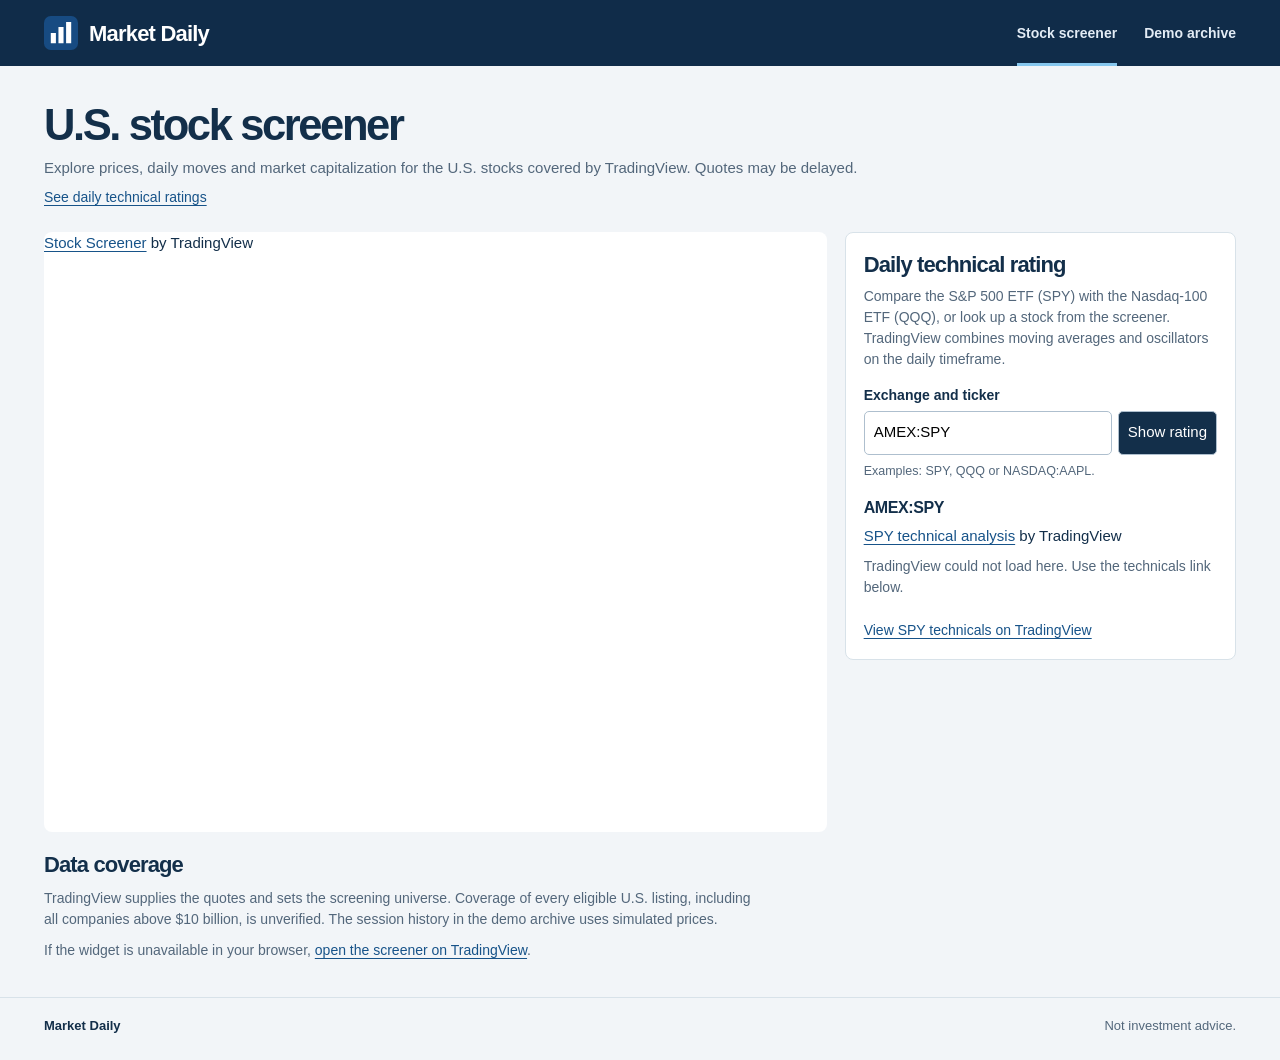
<file: public/index.html>
<!doctype html>
<html lang="en">
<head>
  <meta charset="utf-8">
  <meta name="viewport" content="width=device-width, initial-scale=1">
  <meta name="theme-color" content="#102c49">
  <meta name="description" content="Explore U.S. stock prices and daily movers in TradingView’s stock screener.">
  <title>U.S. stock screener | Market Daily</title>
  <link rel="icon" href="./favicon.svg">
  <link rel="stylesheet" href="./styles.css">
  <script defer src="./technicals.js"></script>
</head>
<body>
  <a class="skip" href="#main">Skip to stock screener</a>
  <header>
    <div class="mast wrap">
      <a class="brand" href="./"><img src="./favicon.svg" alt="" width="34" height="34">Market Daily</a>
      <nav aria-label="Main navigation"><a href="./" aria-current="page">Stock screener</a><a href="./demo.html">Demo archive</a></nav>
    </div>
  </header>
  <main class="wrap" id="main">
    <div class="heading"><div>
      <h1>U.S. stock screener</h1>
      <p class="sub">Explore prices, daily moves and market capitalization for the U.S. stocks covered by TradingView. Quotes may be delayed.</p>
      <a href="#technicals">See daily technical ratings</a>
    </div></div>
    <div class="market-tools">
    <section aria-label="TradingView U.S. stock screener">
      <div class="tradingview-widget-container">
        <div class="tradingview-widget-container__widget"></div>
        <div class="tradingview-widget-copyright">
          <a href="https://www.tradingview.com/screener/" rel="noopener nofollow" target="_blank"><span class="blue-text">Stock Screener</span></a><span class="trademark"> by TradingView</span>
        </div>
        <script src="https://s3.tradingview.com/external-embedding/embed-widget-screener.js" async>
          {
            "market": "us",
            "defaultColumn": "overview",
            "defaultScreen": "top_gainers",
            "showToolbar": true,
            "locale": "en",
            "colorTheme": "light",
            "width": "100%",
            "height": 600
          }
        </script>
      </div>
    </section>
    <section class="rating-panel" id="technicals" aria-labelledby="rating-title">
      <h2 id="rating-title">Daily technical rating</h2>
      <p>Compare the S&amp;P 500 ETF (SPY) with the Nasdaq-100 ETF (QQQ), or look up a stock from the screener. TradingView combines moving averages and oscillators on the daily timeframe.</p>
      <form id="rating-form">
        <label for="rating-symbol">Exchange and ticker</label>
        <div class="rating-controls">
          <input id="rating-symbol" name="symbol" value="AMEX:SPY" list="rating-benchmarks" required maxlength="28" autocomplete="off" autocapitalize="characters" spellcheck="false" aria-describedby="rating-hint">
          <datalist id="rating-benchmarks">
            <option value="AMEX:SPY">S&amp;P 500 ETF</option>
            <option value="NASDAQ:QQQ">Nasdaq-100 ETF</option>
          </datalist>
          <button type="submit">Show rating</button>
        </div>
        <small id="rating-hint">Examples: SPY, QQQ or NASDAQ:AAPL.</small>
      </form>
      <h3 id="rated-symbol" aria-live="polite">AMEX:SPY</h3>
      <div id="rating-widget"></div>
      <p id="rating-error" role="status" hidden>TradingView could not load here. Use the technicals link below.</p>
      <a id="rating-link" href="https://www.tradingview.com/symbols/AMEX-SPY/technicals/" rel="noopener nofollow" target="_blank">View SPY technicals on TradingView</a>
      <noscript><p>Enable JavaScript to switch symbols and view the rating here.</p></noscript>
    </section>
    </div>
    <section class="sources" aria-labelledby="coverage">
      <h2 id="coverage">Data coverage</h2>
      <p>TradingView supplies the quotes and sets the screening universe. Coverage of every eligible U.S. listing, including all companies above $10 billion, is unverified. The session history in the demo archive uses simulated prices.</p>
      <p>If the widget is unavailable in your browser, <a href="https://www.tradingview.com/screener/">open the screener on TradingView</a>.</p>
    </section>
  </main>
  <footer><div class="wrap"><strong>Market Daily</strong><span>Not investment advice.</span></div></footer>
</body>
</html>
</file>
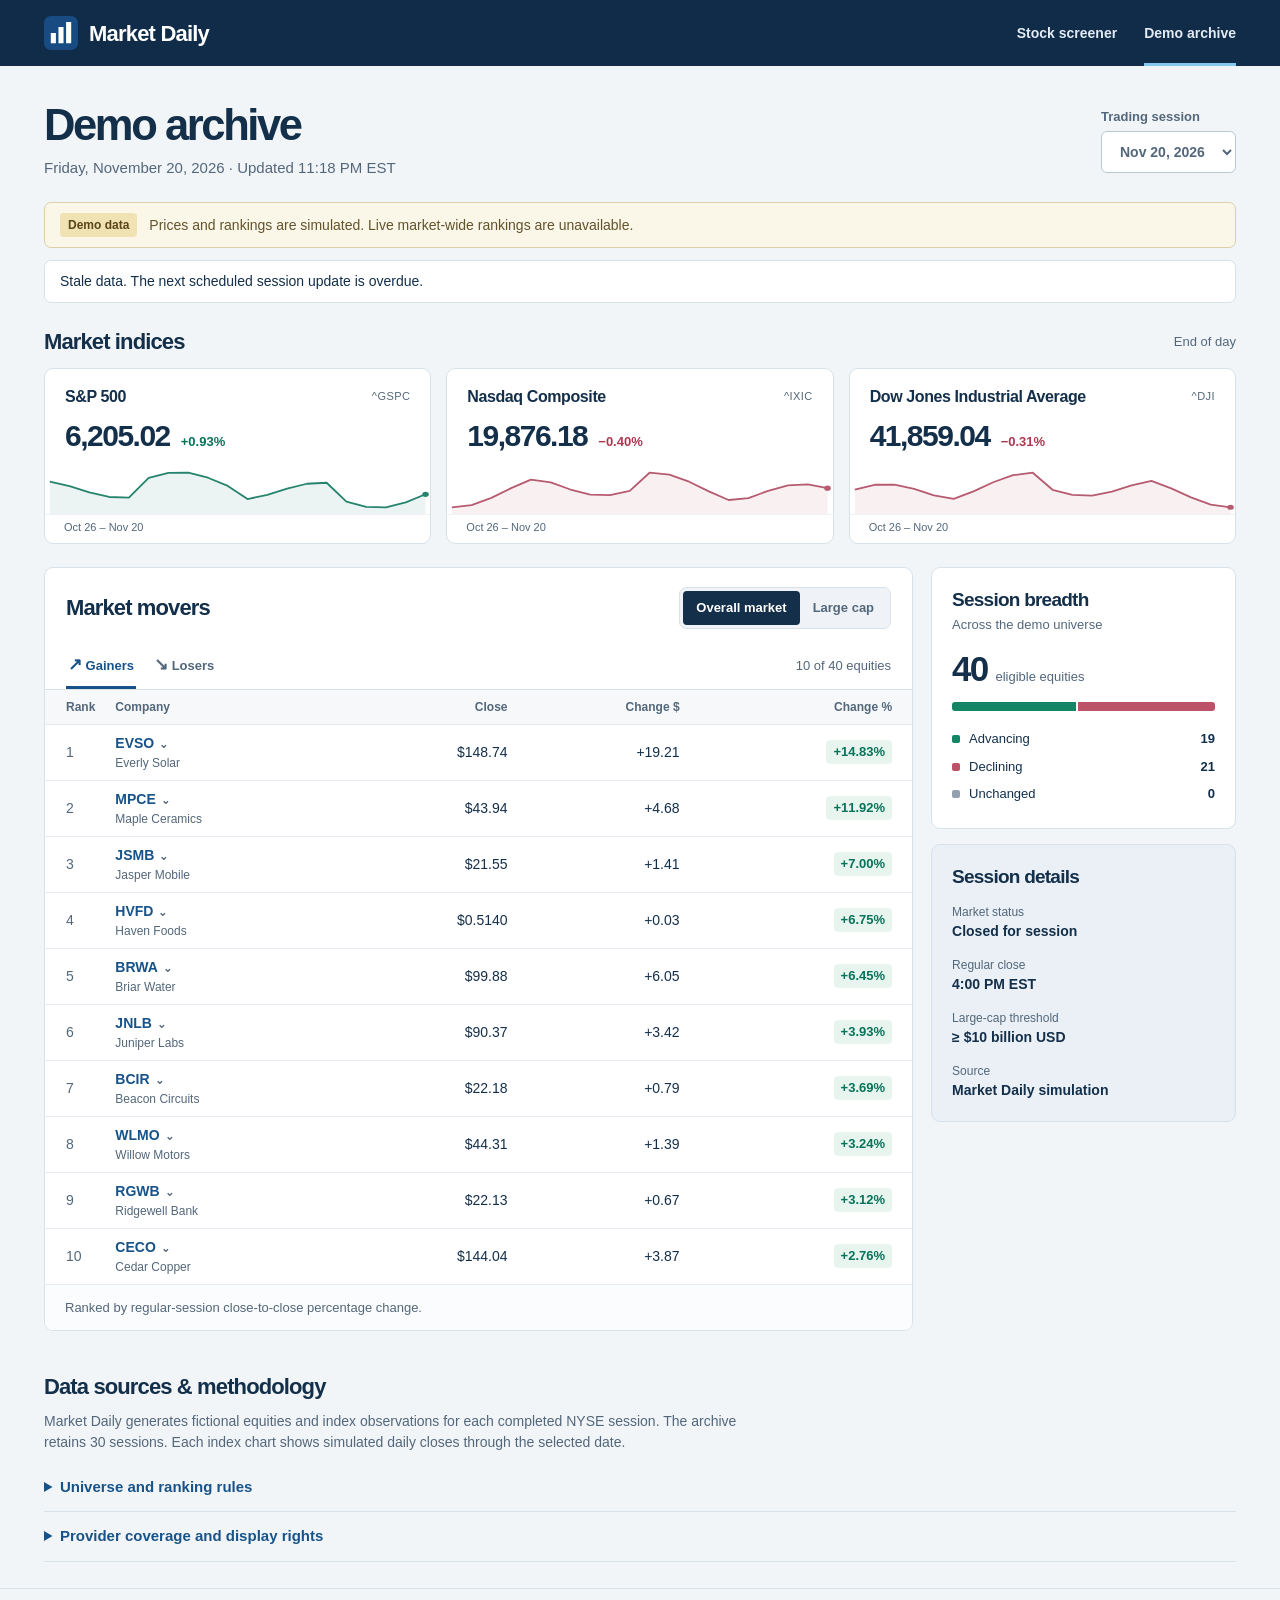
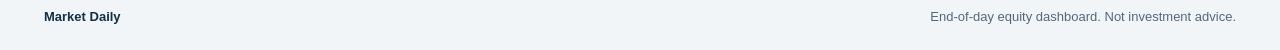
<file: public/demo.html>
<!doctype html>
<html lang="en">
<head>
  <meta charset="utf-8"><meta name="viewport" content="width=device-width, initial-scale=1">
  <meta name="theme-color" content="#102c49"><meta name="description" content="Explore synthetic end-of-day U.S. equity sessions, index trends and daily stock movers.">
  <title>Demo archive | Market Daily</title>
  <link rel="icon" href="./favicon.svg"><link rel="stylesheet" href="./styles.css">
  <script defer src="./app.js"></script>
</head>
<body>
<a class="skip" href="#main">Skip to demo archive</a>
<header><div class="mast wrap">
  <a class="brand" href="./"><img src="./favicon.svg" alt="" width="34" height="34">Market Daily</a>
  <nav aria-label="Main navigation"><a href="./">Stock screener</a><a href="#main" aria-current="page">Demo archive</a></nav>
</div></header>
<main id="main" class="wrap">
  <div class="heading"><div><h1>Demo archive</h1><p class="sub" id="session-meta" aria-live="polite">Loading trading session…</p></div>
    <label class="date-field">Trading session<select id="history" disabled aria-label="Trading session"><option>Loading…</option></select></label>
  </div>
  <div class="demo"><strong>Demo data</strong><span>Prices and rankings are simulated. Live market-wide rankings are unavailable.</span></div>
  <div id="notice" role="status" hidden><span id="message"></span> <button id="retry" hidden>Retry</button></div>
  <section aria-labelledby="index-title"><div class="section-title"><h2 id="index-title">Market indices</h2><span class="muted">End of day</span></div>
    <div id="indices" class="indices" aria-live="polite"><div class="skeleton"></div><div class="skeleton"></div><div class="skeleton"></div></div>
  </section>
  <div class="columns">
    <section class="panel movers" aria-labelledby="movers-title"><div class="panel-head"><h2 id="movers-title">Market movers</h2>
      <div class="switch" role="group" aria-label="Ranking universe"><button data-group="overall" aria-pressed="true">Overall market</button><button data-group="largecap" aria-pressed="false">Large cap</button></div></div>
      <div class="table-tools"><div class="direction" role="group" aria-label="Move direction">
        <button data-side="gainers" aria-pressed="true"><span aria-hidden="true">↗</span> Gainers</button>
        <button data-side="losers" aria-pressed="false"><span aria-hidden="true">↘</span> Losers</button></div>
        <span class="muted" id="row-count" aria-live="polite"></span>
      </div>
      <table id="movers"><caption class="sr" id="caption">Demo stock rankings</caption>
        <thead><tr><th scope="col" class="rank">Rank</th><th scope="col">Company</th><th scope="col" class="numeric">Close</th><th scope="col" class="numeric change-col">Change $</th><th scope="col" class="numeric">Change %</th><th scope="col" class="numeric cap-col" hidden>Market cap</th></tr></thead>
        <tbody></tbody>
      </table>
      <p class="empty" id="empty" hidden></p>
      <p class="table-foot" id="table-foot">Ranked by regular-session close-to-close percentage change.</p>
    </section>
    <aside>
      <section class="panel breadth"><h2>Session breadth</h2><p class="muted">Across the demo universe</p>
        <div class="breadth-top"><strong id="breadth-total">—</strong><span>eligible equities</span></div>
        <div class="breadth-bar" id="breadth-bar" aria-hidden="true"></div>
        <dl class="legend"><div><dt><i class="up-dot"></i>Advancing</dt><dd id="advancing">—</dd></div><div><dt><i class="down-dot"></i>Declining</dt><dd id="declining">—</dd></div><div><dt><i class="flat-dot"></i>Unchanged</dt><dd id="unchanged">—</dd></div></dl>
      </section>
      <section class="panel details"><h2>Session details</h2><dl><dt>Market status</dt><dd id="market-status">—</dd><dt>Regular close</dt><dd id="closing-time">—</dd><dt>Large-cap threshold</dt><dd>≥ $10 billion USD</dd><dt>Source</dt><dd>Market Daily simulation</dd></dl></section>
    </aside>
  </div>
  <section id="sources" class="sources"><h2>Data sources &amp; methodology</h2><p>Market Daily generates fictional equities and index observations for each completed NYSE session. The archive retains 30 sessions. Each index chart shows simulated daily closes through the selected date.</p>
    <details><summary>Universe and ranking rules</summary><p>The intended universe covers active U.S. dollar common shares, common REITs and ADRs primarily listed on Nasdaq, NYSE or NYSE American. Funds, preferreds, warrants, units, rights and OTC listings are excluded. Distinct traded share classes retain their own listings. The overall ranking has no price floor and may include volatile microcaps.</p><p>Each return compares the regular close with the previous trading session’s split-comparable close. The large-cap ranking evaluates all eligible companies with a verified market capitalization of at least $10 billion and a cap observation no more than seven calendar days old. Ties sort by ticker.</p></details>
    <details><summary>Provider coverage and display rights</summary><p>The reviewed free feeds did not establish public redistribution rights and complete coverage of eligible equities. Alpha Vantage’s 20 movers per side cannot establish the largest moves among all large caps. All four lists and all three indices here use synthetic observations.</p><p><a href="https://site.financialmodelingprep.com/pricing-plans">FMP plan and licensing</a> · <a href="https://www.alphavantage.co/terms_of_service/">Alpha Vantage terms</a></p></details>
  </section>
</main>
<footer><div class="wrap"><strong>Market Daily</strong><span>End-of-day equity dashboard. Not investment advice.</span></div></footer>
<noscript>Enable JavaScript to load a trading session.</noscript>
</body></html>
</file>
<file: public/styles.css>
*{box-sizing:border-box}
:root{color-scheme:light;--ink:#132f4a;--sub:#53677b;--line:#d8e2e9;--blue:#175389;--up:#08735a;--down:#ad3951;--bg:#f2f5f8}
body{margin:0;background:var(--bg);color:var(--ink);font:15px/1.5 "Inter","Segoe UI",Arial,sans-serif;font-variant-numeric:tabular-nums}
button,select{font:inherit;color:inherit}button,select,summary{cursor:pointer}
a{color:var(--blue);text-underline-offset:3px}button:focus-visible,a:focus-visible,select:focus-visible,summary:focus-visible{outline:3px solid #3281b9;outline-offset:3px}
.wrap{width:min(1192px,calc(100% - 72px));margin:auto}
header{background:#102c49;color:white}.mast{height:66px;display:flex;align-items:center;justify-content:space-between}
.brand{display:flex;align-items:center;gap:11px;font-weight:700;font-size:22px;letter-spacing:-.8px;color:white;text-decoration:none}
nav{height:100%;display:flex;gap:27px}nav a{display:grid;align-items:center;color:#e3ecf5;font-size:14px;font-weight:550;text-decoration:none}nav a[aria-current=page]{box-shadow:inset 0 -3px #86c7ee}
.tradingview-widget-container{min-height:600px;background:white;border-radius:8px}
.market-tools{display:grid;gap:18px;grid-template-columns:minmax(0,2fr) minmax(300px,1fr);align-items:start}
.rating-panel{padding:18px;background:white;border:1px solid var(--line);border-radius:8px;scroll-margin-top:12px}
.rating-panel p,.rating-panel small{color:var(--sub)}
.rating-panel p{margin:8px 0 14px;font-size:14px}
.rating-panel label{font-weight:600;font-size:14px}
.rating-controls{display:flex;gap:6px;margin:4px 0}
.rating-controls input,.rating-controls button{min-height:44px;border:1px solid #aebfce;border-radius:5px;font:inherit;padding:5px 9px}
.rating-controls input{min-width:0;flex:1}
.rating-controls button{background:var(--ink);color:white}
.rating-panel h3{margin:15px 0 5px}
.rating-panel .tradingview-widget-container{min-height:0}
.rating-panel>a,.heading a{display:inline-block;margin-top:8px;font-size:14px}
@media(max-width:900px){.market-tools{grid-template-columns:minmax(0,1fr)}}
h1,h2,h3,p,dl,dd{margin:0}h1{font-size:clamp(32px,3.4vw,48px);letter-spacing:-.055em;line-height:1.12;font-weight:660}h2{font-size:22px;letter-spacing:-.04em;line-height:1.25;font-weight:650}h3{font-size:16px;letter-spacing:-.025em}
.heading,.section-title,.panel-head,.table-tools,footer .wrap{display:flex;justify-content:space-between;align-items:center;gap:16px}
.heading{padding:35px 0 23px}.sub,.muted,.date-field,.table-foot,.breadth-top span{color:var(--sub)}.sub{margin-top:7px}.muted,.date-field{font-size:13px}
.date-field{display:flex;flex-direction:column;gap:4px;font-weight:600}select{background:white;border:1px solid #b9c8d6;border-radius:6px;min-height:42px;padding:6px 14px;font-size:14px;font-weight:550}
.demo,#notice{display:flex;align-items:center;gap:12px;padding:10px 15px;border:1px solid #dccfaa;background:#faf6e8;border-radius:7px;font-size:14px;color:#62532b}
.demo strong{color:#594516;white-space:nowrap;font-size:12px;background:#f0e2b3;padding:3px 8px;border-radius:4px}
#notice{margin-top:12px;background:#fff;border-color:var(--line);color:var(--ink)}#retry{border:1px solid var(--line);background:white;border-radius:4px;padding:7px 12px}
.section-title{margin:25px 0 12px}.indices{display:grid;grid-template-columns:repeat(3,minmax(0,1fr));gap:15px}.index,.skeleton{position:relative;background:#fff;border:1px solid var(--line);border-radius:9px;overflow:hidden}
.index-head{display:flex;align-items:center;justify-content:space-between;gap:8px;padding:16px 20px 0}.ticker{font-size:11px;color:#53677a;letter-spacing:.04em}
.index-value{display:flex;align-items:baseline;flex-wrap:wrap;column-gap:11px;padding:4px 20px 0}.index-value strong{font-size:30px;font-weight:640;letter-spacing:-.05em}
.pos{color:var(--up)}.neg{color:var(--down)}.index-value small{font-size:13px;font-weight:600}
.chart{height:48px;display:block;width:100%;margin-top:8px}.chart-label{display:flex;justify-content:space-between;color:var(--sub);font-size:11px;padding:4px 19px 8px;border-top:1px solid #eef2f6}
.columns{margin:23px 0;display:grid;grid-template-columns:minmax(0,2.85fr) minmax(220px,1fr);align-items:start;gap:18px}
.panel{background:white;border:1px solid var(--line);border-radius:9px;overflow:hidden}
.panel-head{padding:19px 21px 14px}.switch{display:flex;background:#eff3f7;border:1px solid #d9e2ea;padding:3px;border-radius:7px}
.switch button,.direction button{border:0;font-size:13px;font-weight:600;min-height:34px;padding:6px 13px;background:transparent;color:var(--sub)}
.switch button[aria-pressed=true]{background:var(--ink);border-radius:4px;color:white}
.table-tools{padding:0 21px;border-bottom:1px solid var(--line)}.direction{display:flex;gap:16px}
.direction button{padding:9px 2px 11px;min-height:42px}.direction button[aria-pressed=true]{color:var(--blue);box-shadow:inset 0 -3px var(--blue)}.direction span{font-size:17px}
table{width:100%;border-collapse:collapse;font-size:14px}th{text-align:left;background:#f6f8fa;color:var(--sub);font-weight:600;font-size:12px}
th,td{padding:8px 10px;border-bottom:1px solid #e5ebf0}td{height:51px}.rank{width:55px;color:var(--sub);padding-left:21px}td:last-child,th:last-child,th:nth-last-child(2):has(+[hidden]){padding-right:20px}
.numeric{text-align:right;white-space:nowrap}.listing{display:flex;flex-direction:column;align-items:flex-start;gap:0}.listing button{border:0;background:none;color:var(--blue);padding:0;font-weight:700;font-size:14px;text-align:left}.listing button::after{content:"⌄";padding-left:5px;color:var(--sub);font-size:11px}.listing button[aria-expanded=true]::after{content:"⌃"}
.company{font-size:12px;color:var(--sub)}.pct{display:inline-block;border-radius:4px;padding:2px 7px;font-size:13px;font-weight:650}.pct.pos{background:#e8f5ef}.pct.neg{background:#faedf0}
.row-info td{height:auto;padding:11px 21px;background:#f5f8fb;color:var(--sub);font-size:13px}.table-foot,.empty{font-size:13px;padding:13px 20px}.table-foot{background:#fbfcfd}
aside{display:grid;gap:15px}aside section{padding:20px}aside h2{font-size:19px}.breadth p{margin-top:3px}.breadth-top{margin-top:14px;display:flex;align-items:baseline;gap:8px}.breadth-top strong{font-size:35px;line-height:1.2;letter-spacing:-.05em}.breadth-top span{font-size:13px}
.breadth-bar{display:flex;gap:2px;height:9px;overflow:hidden;border-radius:3px;margin:12px 0 14px}.up-dot{background:#148565}.down-dot{background:#bc5268}.flat-dot{background:#91a1b0}
.legend>div{display:flex;align-items:center;justify-content:space-between;font-size:13px;padding:4px 0}.legend i{display:inline-block;width:8px;height:8px;border-radius:2px;margin-right:9px}.legend dd{font-weight:650}.details dt{margin-top:14px;color:var(--sub);font-size:12px}.details dd{font-size:14px;font-weight:550}.details{background:#eaf0f6;border-color:#d6e1ec}
.sources{padding:19px 0 26px;scroll-margin-top:12px}.sources p{color:var(--sub);max-width:92ch;margin:10px 0;font-size:14px}.sources details{border-bottom:1px solid var(--line);padding:4px 0}.sources summary{padding:9px 0;color:var(--blue);font-weight:570}
footer{border-top:1px solid var(--line);padding:18px 0 24px;color:var(--sub);font-size:13px}footer strong{color:var(--ink)}
.skeleton{min-height:152px;background:linear-gradient(110deg,#e7edf2,#f9fafb,#e7edf2);background-size:200%;animation:pulse 1.5s infinite}@keyframes pulse{to{background-position:-200%}}@media(prefers-reduced-motion:reduce){.skeleton{animation:none}}
[hidden]{display:none!important}.sr,.skip:not(:focus){position:absolute;width:1px;height:1px;padding:0;margin:-1px;overflow:hidden;clip-path:inset(50%);white-space:nowrap}.skip:focus{display:block;background:white;padding:10px}
@media(max-width:980px){.wrap{width:calc(100% - 40px)}.columns{grid-template-columns:minmax(0,1fr)}aside{grid-template-columns:1fr 1fr}.details dl{display:grid;grid-template-columns:1fr 1fr;gap:12px;margin-top:16px}.details dt{margin:0}.details dd{text-align:right}.index-head,.index-value{padding-left:15px;padding-right:15px}.index-head{align-items:flex-start}}
@media(max-width:650px){.wrap{width:calc(100% - 28px)}.mast{height:55px}.brand{font-size:19px;gap:7px}.brand img{width:29px;height:29px}nav{gap:13px}nav a{font-size:12px}.heading{padding:22px 0 15px;flex-wrap:wrap;gap:12px}.sub{font-size:13px}.date-field{flex-direction:row;align-items:center;gap:10px}select{min-height:44px}.demo{align-items:flex-start;font-size:12px;padding:9px 10px;gap:9px}.demo strong{font-size:11px}
.section-title{margin-top:20px}.indices{grid-template-columns:1fr;gap:8px}.index{display:grid;grid-template-columns:minmax(0,1.4fr) minmax(88px,.8fr);align-items:center;padding:11px 13px;column-gap:9px}.index-head,.index-value{padding:0}.index-head{grid-column:1;grid-row:1;display:block}.index-head h3{font-size:14px}.ticker{display:none}.index-value{grid-column:1;grid-row:2;gap:6px}.index-value strong{font-size:23px}.index-value small{font-size:12px}.chart{grid-column:2;grid-row:1 / 3;margin:0;height:32px}.chart-label{grid-column:2;grid-row:3;font-size:9px;padding:1px 0 0;border:0}.skeleton{min-height:78px}
.columns{margin:16px 0;gap:14px}.panel-head{padding:14px 12px 5px;flex-wrap:wrap;gap:8px}.panel-head h2,h2{font-size:20px}.switch button{padding:5px 8px;min-height:44px;font-size:12px}.table-tools{padding:0 12px}.direction button{min-height:44px}.direction{gap:9px}.table-tools .muted{font-size:11px}th,td{padding:6px 5px}.rank{width:34px;padding-left:9px;font-size:11px}.numeric{font-size:13px}th.numeric{font-size:11px}.change-col,.cap-col{display:none}td:nth-child(5),th:nth-child(5){padding-right:9px}.pct{font-size:12px;padding:2px 4px}.company{font-size:11px}.listing{position:relative}.listing button{min-width:44px}.listing button::before{content:"";position:absolute;inset:-5px 0;min-height:44px}.table-foot{padding:10px 12px}aside{grid-template-columns:1fr}.breadth,.details{padding:16px}.sources{padding-top:10px}footer .wrap{align-items:flex-start;flex-direction:column;gap:4px}}
</file>
